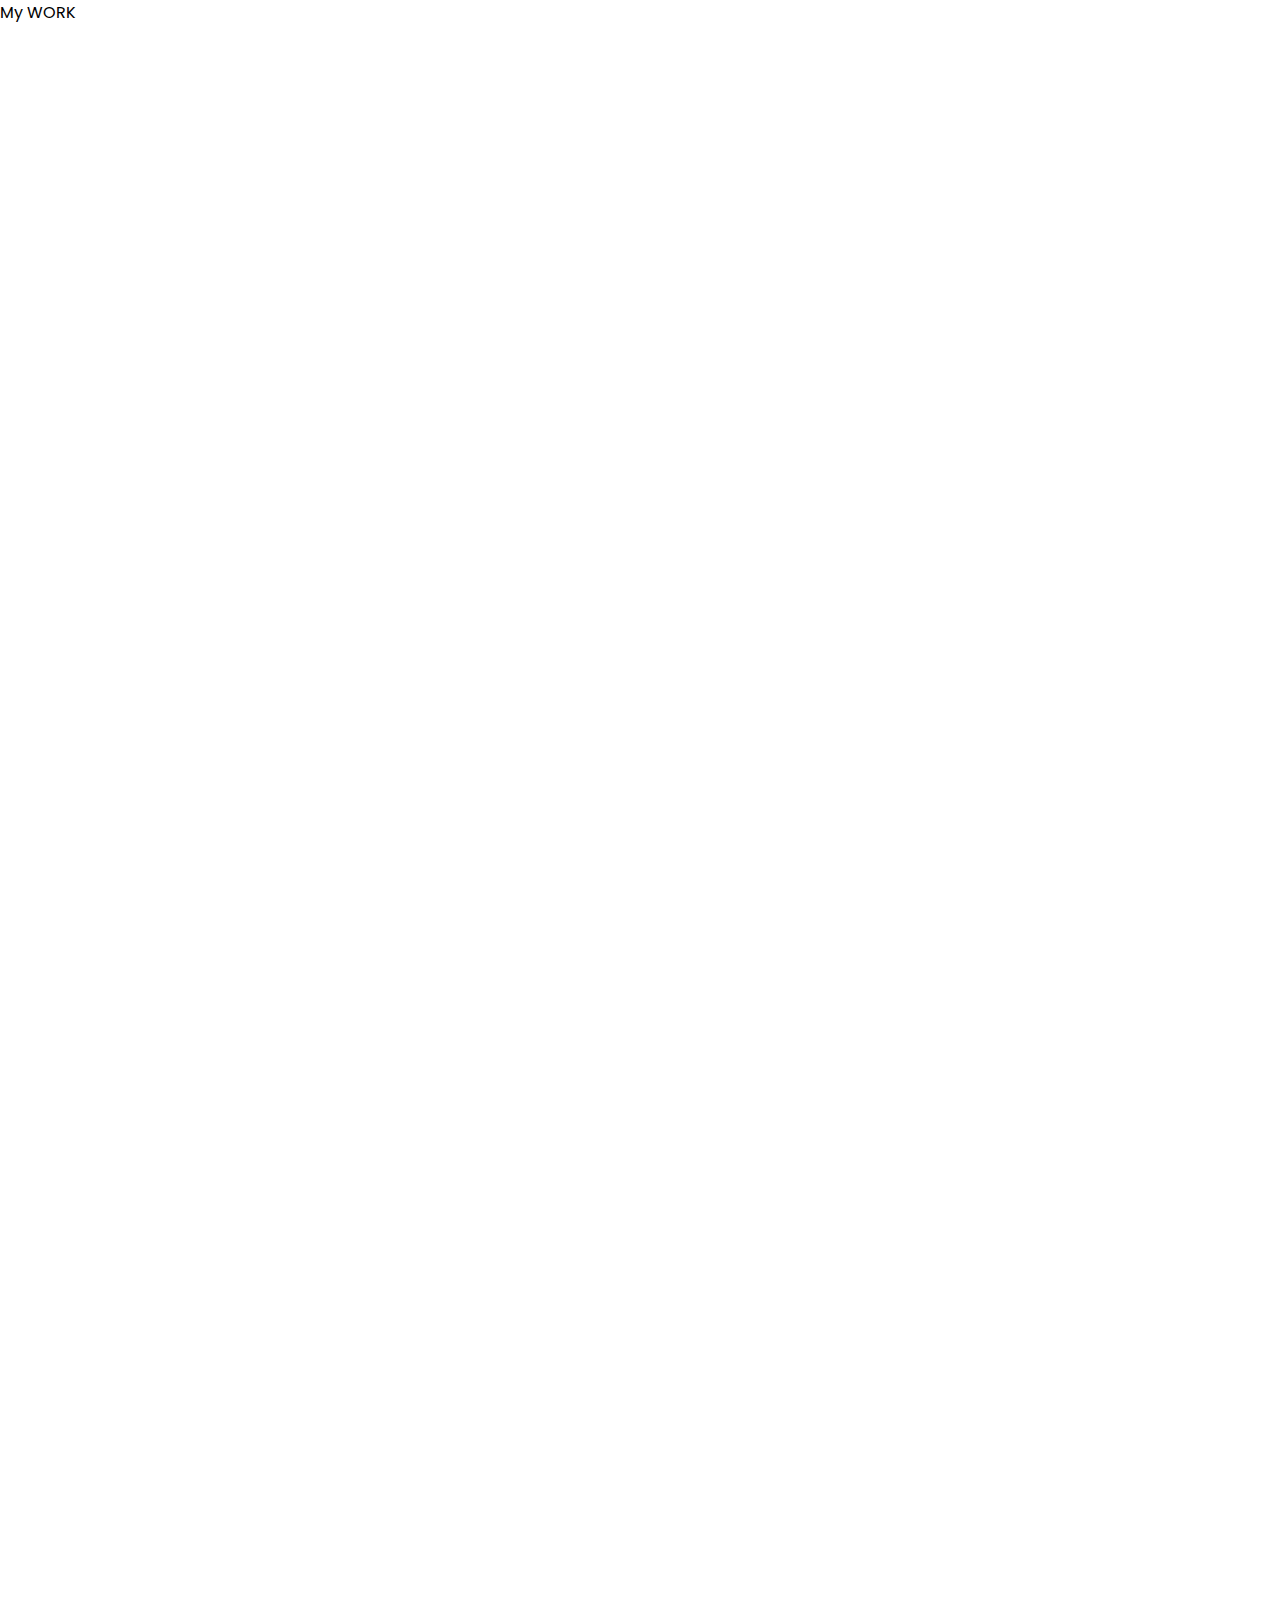
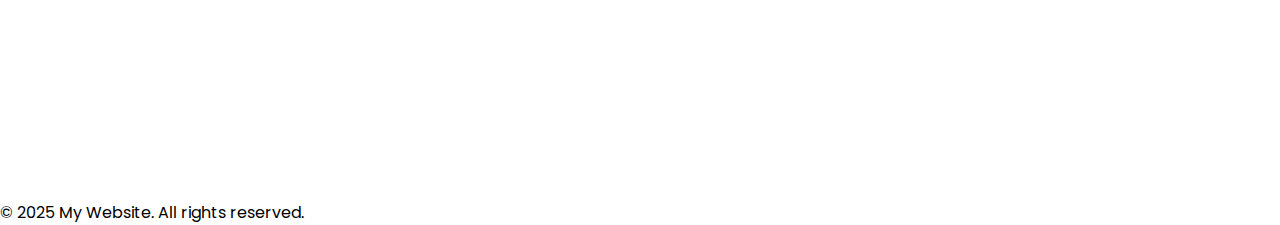
<file: about.html>
<!DOCTYPE html>
<html lang="en">
<head>
  <meta charset="UTF-8" />
  <title>My WORK - About</title>
  <meta name="viewport" content="width=device-width, initial-scale=1" />
  <link rel="stylesheet" href="styles.css" />
</head>
<body>

<header>
  <div class="container navbar">
    <div class="logo">My WORK</div>
    <nav>
      <ul>
        <li><a href="index.html">Home</a></li>
        <li><a href="about.html">About</a></li>
        <li><a href="contact.html">Contact Us</a></li>
        <li><a href="login.html">Login</a></li>
      </ul>
    </nav>
  </div>
</header>

<main>
  <div class="container">
    <section>
      <h1 class="section-title">About Us</h1>
      <p class="section-subtitle">Write about your story, mission, and vision here.</p>

      <p style="margin-bottom:15px;">
        Welcome to <strong>My Website</strong>. This area is for your about content.
        You can describe who you are, what you do, and why your work matters.
      </p>

      <p style="margin-bottom:15px;">
        Add information about your team, your background, or the services you provide.
        Keep it simple and clear so visitors quickly understand your purpose.
      </p>

      <p>
        You can also add timeline, achievements, or any important details about your
        organization or personal brand.
      </p>
      <main class="main-container">
  <svg class="svg-container">
    <defs>
      <filter id="turbulent-displace" colorInterpolationFilters="sRGB" x="-20%" y="-20%" width="140%" height="140%">
        <feTurbulence type="turbulence" baseFrequency="0.02" numOctaves="10" result="noise1" seed="1" />
        <feOffset in="noise1" dx="0" dy="0" result="offsetNoise1">
          <animate attributeName="dy" values="700; 0" dur="6s" repeatCount="indefinite" calcMode="linear" />
        </feOffset>

        <feTurbulence type="turbulence" baseFrequency="0.02" numOctaves="10" result="noise2" seed="1" />
        <feOffset in="noise2" dx="0" dy="0" result="offsetNoise2">
          <animate attributeName="dy" values="0; -700" dur="6s" repeatCount="indefinite" calcMode="linear" />
        </feOffset>

        <feTurbulence type="turbulence" baseFrequency="0.02" numOctaves="10" result="noise1" seed="2" />
        <feOffset in="noise1" dx="0" dy="0" result="offsetNoise3">
          <animate attributeName="dx" values="490; 0" dur="6s" repeatCount="indefinite" calcMode="linear" />
        </feOffset>

        <feTurbulence type="turbulence" baseFrequency="0.02" numOctaves="10" result="noise2" seed="2" />
        <feOffset in="noise2" dx="0" dy="0" result="offsetNoise4">
          <animate attributeName="dx" values="0; -490" dur="6s" repeatCount="indefinite" calcMode="linear" />
        </feOffset>

        <feComposite in="offsetNoise1" in2="offsetNoise2" result="part1" />
        <feComposite in="offsetNoise3" in2="offsetNoise4" result="part2" />
        <feBlend in="part1" in2="part2" mode="color-dodge" result="combinedNoise" />

        <feDisplacementMap in="SourceGraphic" in2="combinedNoise" scale="30" xChannelSelector="R" yChannelSelector="B" />
      </filter>
    </defs>
  </svg>

  <div class="card-container">
    <div class="inner-container">
      <div class="border-outer">
        <div class="main-card"></div>
      </div>
      <div class="glow-layer-1"></div>
      <div class="glow-layer-2"></div>
    </div>

    <div class="overlay-1"></div>
    <div class="overlay-2"></div>
    <div class="background-glow"></div>

    <div class="content-container">
      <div class="content-top">
        <div class="scrollbar-glass">
          Dramatic
        </div>
        <p class="title">Electric Border</p>
      </div>

      <hr class="divider" />

      <div class="content-bottom">
        <p class="description">In case you'd like to emphasize something very dramatically.</p>
      </div>
    </div>
  </div>
</main>

      <section style="margin-top:30px;">
        <h2 class="section-title">Our Values</h2>
        <div class="cards">
          <div class="card">
            <h3>Quality</h3>
            <p>We focus on delivering high-quality content and services.</p>
          </div>
          <div class="card">
            <h3>Trust</h3>
            <p>We believe in honest communication and transparency.</p>
          </div>
          <div class="card">
            <h3>Support</h3>
            <p>We aim to support our users and customers at every step.</p>
          </div>
        </div>
      </section>
    </section>
  </div>
</main>

<footer>
  <div class="container">
    &copy; 2025 My Website. All rights reserved.
  </div>
</footer>

</body>
</html>
</file>
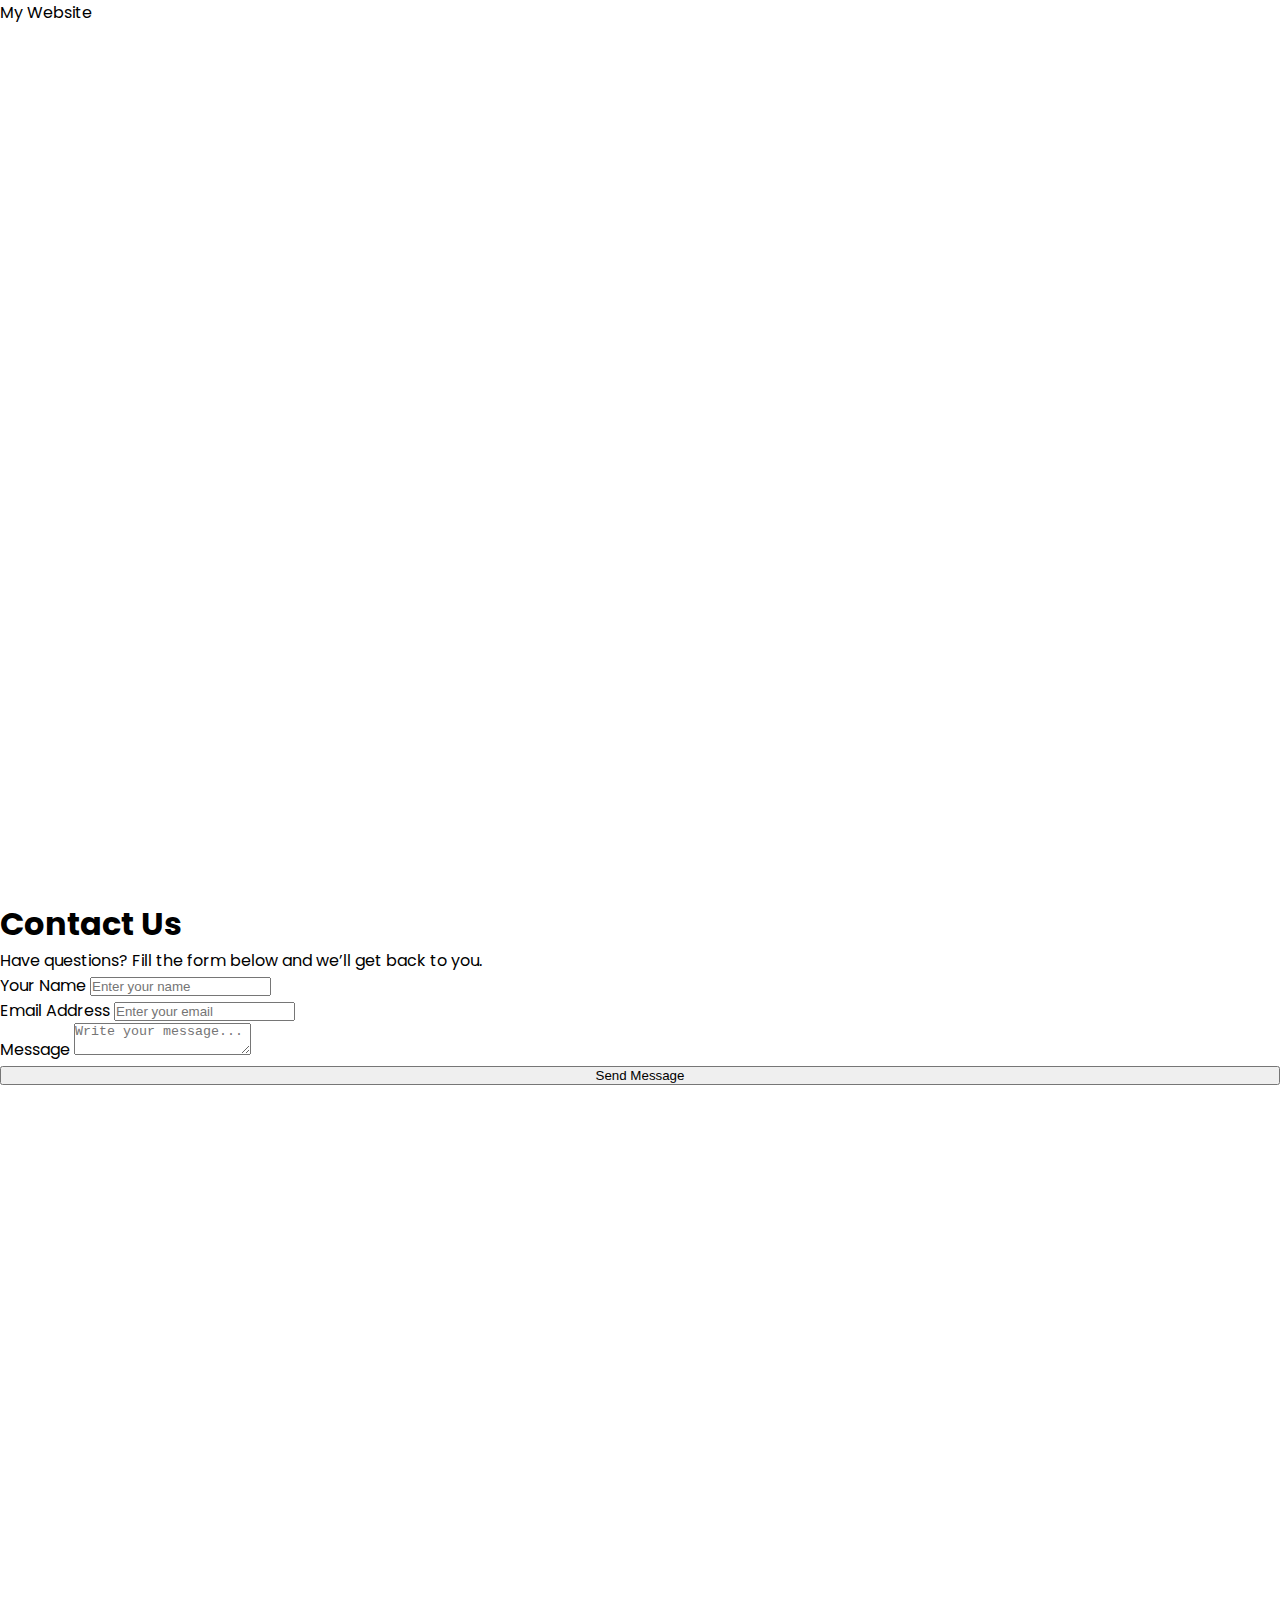
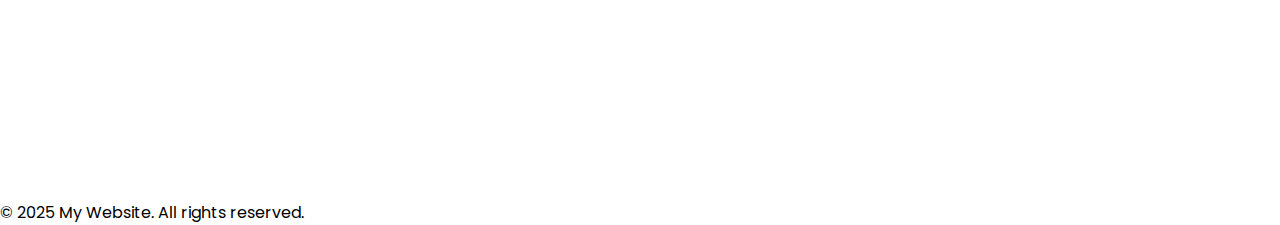
<file: contact.html>
<!DOCTYPE html>
<html lang="en">
<head>
  <meta charset="UTF-8" />
  <title>My Website - Contact Us</title>
  <meta name="viewport" content="width=device-width, initial-scale=1" />
  <link rel="stylesheet" href="styles.css" />
</head>
<body>

<header>
  <div class="container navbar">
    <div class="logo">My Website</div>
    <nav>
      <ul>
        <li><a href="index.html">Home</a></li>
        <li><a href="about.html">About</a></li>
        <li><a href="contact.html">Contact Us</a></li>
        <li><a href="login.html">Login</a></li>
      </ul>
    </nav>
  </div>
</header>

<main>
  <div class="container">
    <h1 class="section-title">Contact Us</h1>
    <p class="section-subtitle">Have questions? Fill the form below and we’ll get back to you.</p>

    <div class="form-wrapper">
      <form action="#" method="post">
        <div class="form-group">
          <label for="name">Your Name</label>
          <input id="name" type="text" name="name" placeholder="Enter your name" required />
        </div>

        <div class="form-group">
          <label for="email">Email Address</label>
          <input id="email" type="email" name="email" placeholder="Enter your email" required />
        </div>

        <div class="form-group">
          <label for="message">Message</label>
          <textarea id="message" name="message" placeholder="Write your message..." required></textarea>
        </div>

        <button type="submit" class="btn btn-primary" style="width:100%;">Send Message</button>
      </form>
    </div>

    <section style="margin-top:30px;">
      <h2 class="section-title">Other Contact Details</h2>
      <p>Address: Your Address Here</p>
      <p>Email: youremail@example.com</p>
      <p>Phone: +91-00000-00000</p>
    </section>
  </div>
</main>

<footer>
  <div class="container">
    &copy; 2025 My Website. All rights reserved.
  </div>
</footer>

</body>
</html>
</file>
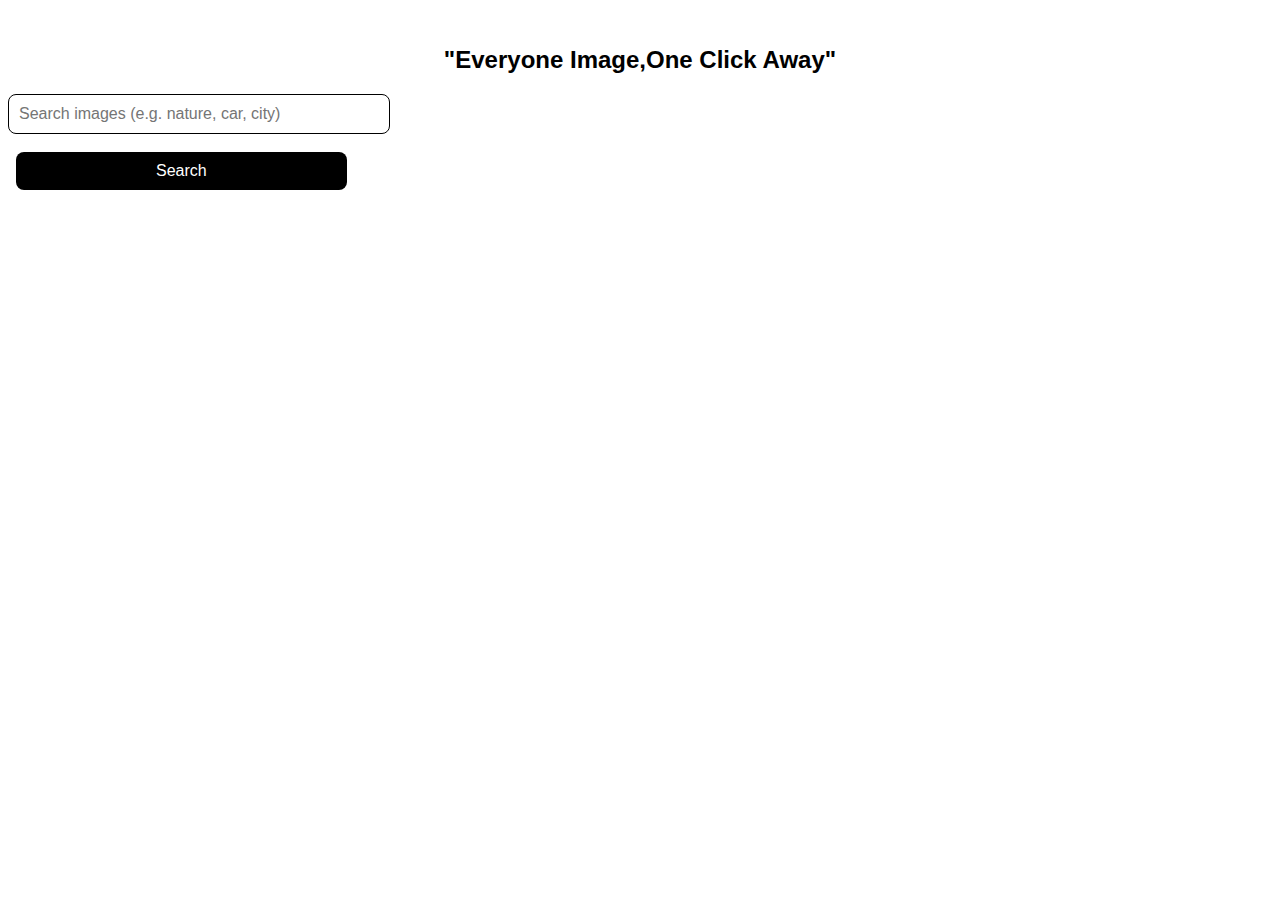
<file: image.html>
<!DOCTYPE html>
<html lang="en">
<head>
  <meta charset="UTF-8">
  <meta name="viewport" content="width=device-width, initial-scale=1.0">
  <title>Image Search</title>
  <style>
    class {
      font-family: Arial, sans-serif;
      background: #;
      text-align: center;
      padding: 30px;
    }
    h1 {
      color: #000000;
      margin-bottom: 20px;
    }
    input {
      padding: 10px;
      width: 360px;
      border: 1px solid #000000;
      border-radius: 8px;
      font-size: 16px;
    }
    button {
      padding: 10px 140px;
      font-size: 16px;
      border: 2px;
      border-radius: 8px;
      background-color: #000000;
      color: white;
      cursor: pointer;
      margin-left: 8px;
    }
    button:hover {
      background-color: #000000;
    }
    #gallery {
      display: flex;
      flex-wrap: wrap;
      justify-content: center;
      gap: 15px;
      margin-top: 30px;
    }
    .photo-card {
      background: white;
      border-radius: 10px;
      overflow: hidden;
      box-shadow: 0 2px 6px rgba(0,0,0,0.1);
      width: 280px;
      transition: transform 0.3s;
      display: flex;
      flex-direction: column;
      justify-content: space-between;
    }
    .photo-card:hover {
      transform: translateY(-5px);
    }
    .photo-card img {
      width: 150%;
      height: 180px;
      object-fit: cover;
    }
    .photo-info {
      padding: 10px;
    }
    .photo-info a {
      text-decoration: none;
      color: #0C0C0D;
      font-weight: bold;
    }
    .download-btn {
      display: inline-block;
      margin-top: 8px;
      background: #F09E3C;
      color: white;
      padding: 6px 10px;
      border-radius: 6px;
      font-size: 14px;
      text-decoration: none;
      transition: 0.3s;
    }
    .download-btn:hover {
      background: #E8A758;
    }
  </style>
</head>
<class>
  <h2>"Everyone Image,One Click Away" </h2>

  <input id="searchInput" type="text" placeholder="Search images (e.g. nature, car, city)">
  <br> <br>
  <button id="searchBtn">Search</button>

  <div id="gallery"></div>

  <script>
    const accessKey = "TnQEK1nmd8984iq5wl69lQyXABZchMGd8ZZAt0iVOm0"; // ⚠️ Replace with your Unsplash Access Key

    document.getElementById("searchBtn").addEventListener("click", () => {
      const query = document.getElementById("searchInput").value.trim();
      if (!query) {
        alert("Please enter a search term!");
        return;
      }

      const url = `https://api.unsplash.com/search/photos?query=${query}&per_page=12&client_id=${accessKey}`;

      fetch(url)
        .then(res => res.json())
        .then(data => {
          const gallery = document.getElementById("gallery");
          gallery.innerHTML = "";

          if (data.results.length === 0) {
            gallery.innerHTML = "<p>No images found 😢</p>";
            return;
          }

          data.results.forEach(photo => {
            gallery.innerHTML += `
              <div class="photo-card">
                <img src="${photo.urls.small}" alt="${photo.alt_description || 'Unsplash Photo'}">
                <div class="photo-info">
                  <p>By <a href="${photo.user.links.html}" target="_blank">@${photo.user.username}</a></p>
                  <a class="download-btn" href="${photo.links.download}" target="_blank" download>⬇ Download</a>
                </div>
              </div>
            `;
          });
        })
        .catch(err => {
          console.error("Error fetching images:", err);
          document.getElementById("gallery").innerHTML = "<p>Something went wrong 😕</p>";
        });
    });
  </script>
</class>
</html>
</file>
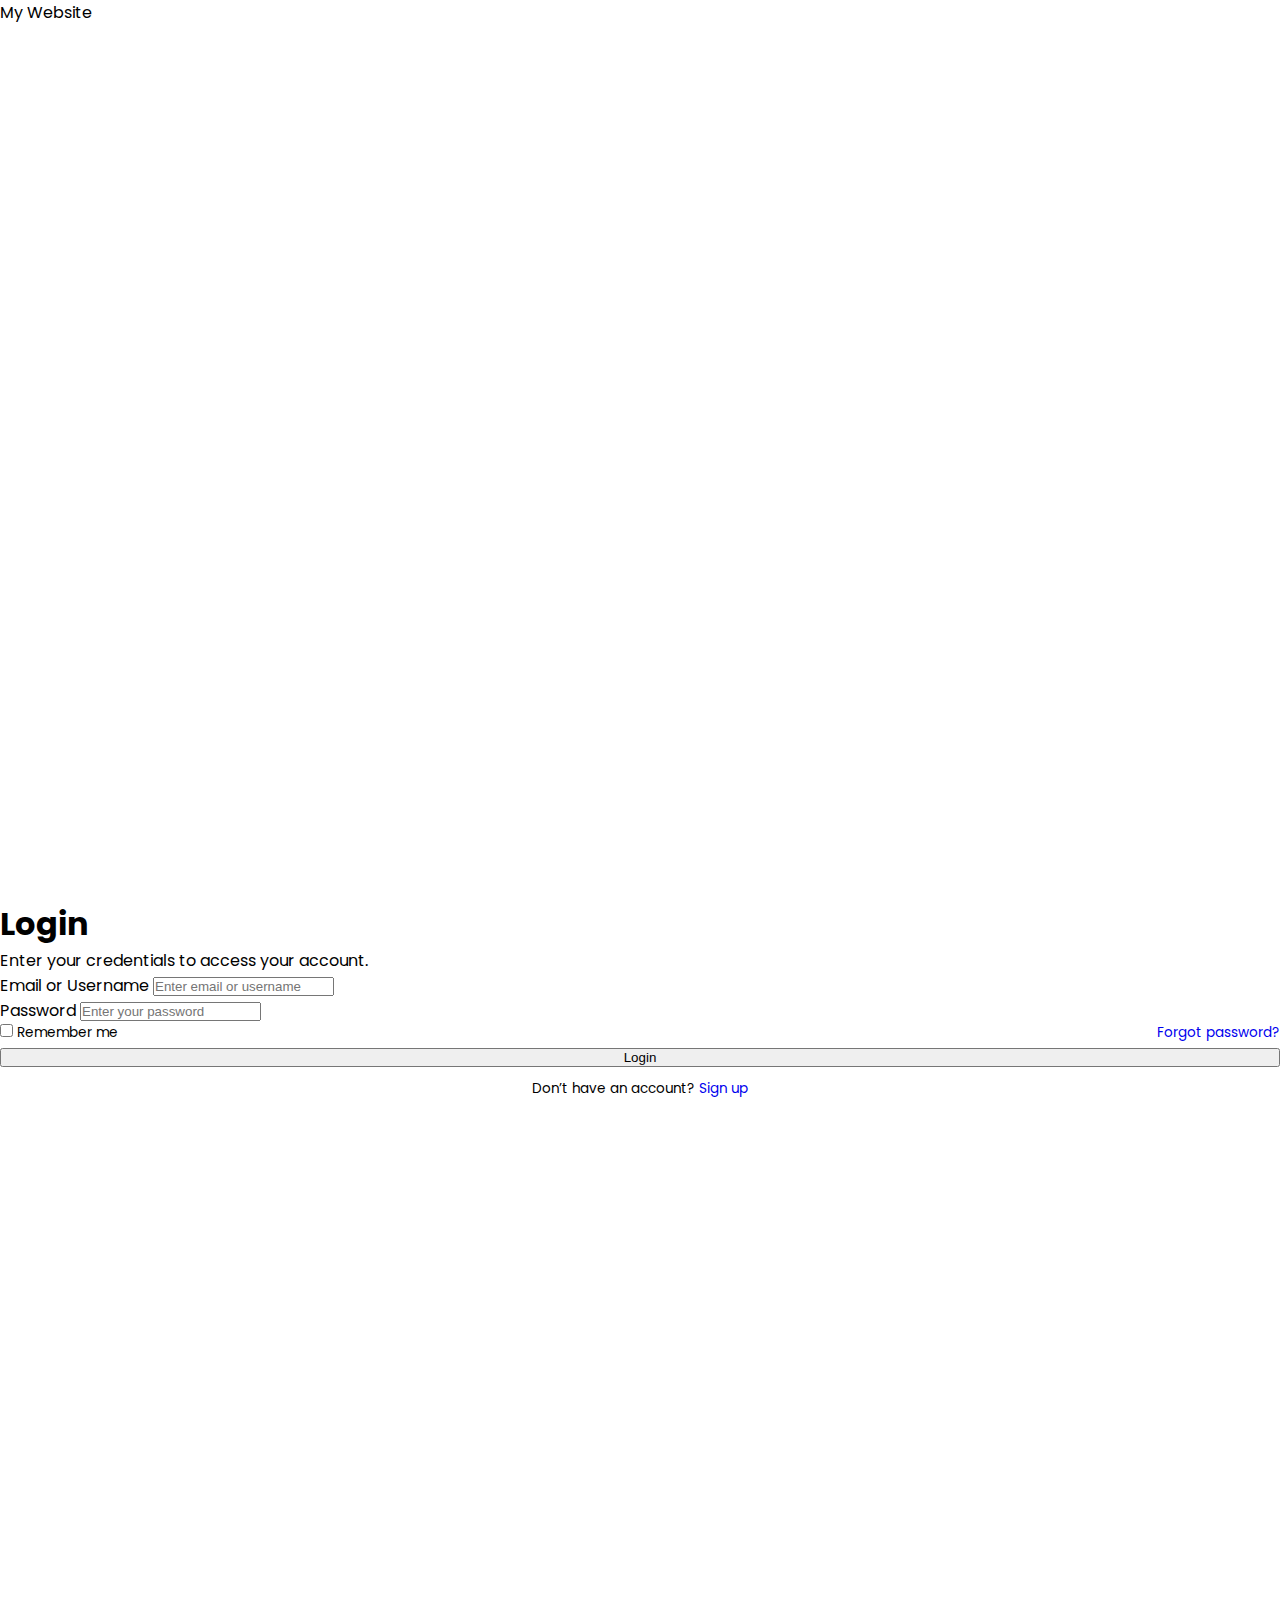
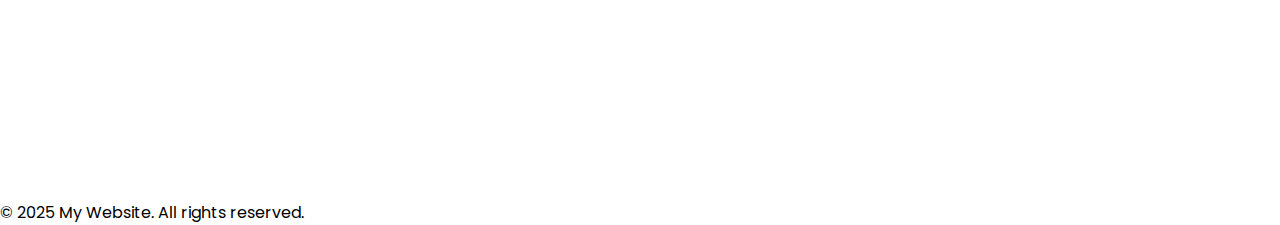
<file: login.html>
<!DOCTYPE html>
<html lang="en">
<head>
  <meta charset="UTF-8" />
  <title>My Website - Login</title>
  <meta name="viewport" content="width=device-width, initial-scale=1" />
  <link rel="stylesheet" href="styles.css" />
</head>
<body>

<header>
  <div class="container navbar">
    <div class="logo">My Website</div>
    <nav>
      <ul>
        <li><a href="index.html">Home</a></li>
        <li><a href="about.html">About</a></li>
        <li><a href="contact.html">Contact Us</a></li>
        <li><a href="login.html">Login</a></li>
      </ul>
    </nav>
  </div>
</header>

<main>
  <div class="container">
    <h1 class="section-title">Login</h1>
    <p class="section-subtitle">Enter your credentials to access your account.</p>

    <div class="form-wrapper">
      <form action="#" method="post">
        <div class="form-group">
          <label for="username">Email or Username</label>
          <input id="username" type="text" name="username"
                 placeholder="Enter email or username" required />
        </div>

        <div class="form-group">
          <label for="password">Password</label>
          <input id="password" type="password" name="password"
                 placeholder="Enter your password" required />
        </div>

        <div class="form-group" style="display:flex; justify-content:space-between; align-items:center; font-size:0.85rem;">
          <div>
            <input type="checkbox" id="remember" name="remember" />
            <label for="remember" style="display:inline;"> Remember me</label>
          </div>
          <a href="#" style="text-decoration:none;">Forgot password?</a>
        </div>

        <button type="submit" class="btn btn-primary" style="width:100%; margin-top:5px;">Login</button>
      </form>

      <p style="font-size:0.85rem; text-align:center; margin-top:10px;">
        Don’t have an account? <a href="#" style="text-decoration:none;">Sign up</a>
      </p>
    </div>
  </div>
</main>

<footer>
  <div class="container">
    &copy; 2025 My Website. All rights reserved.
  </div>
</footer>

</body>
</html>
</file>
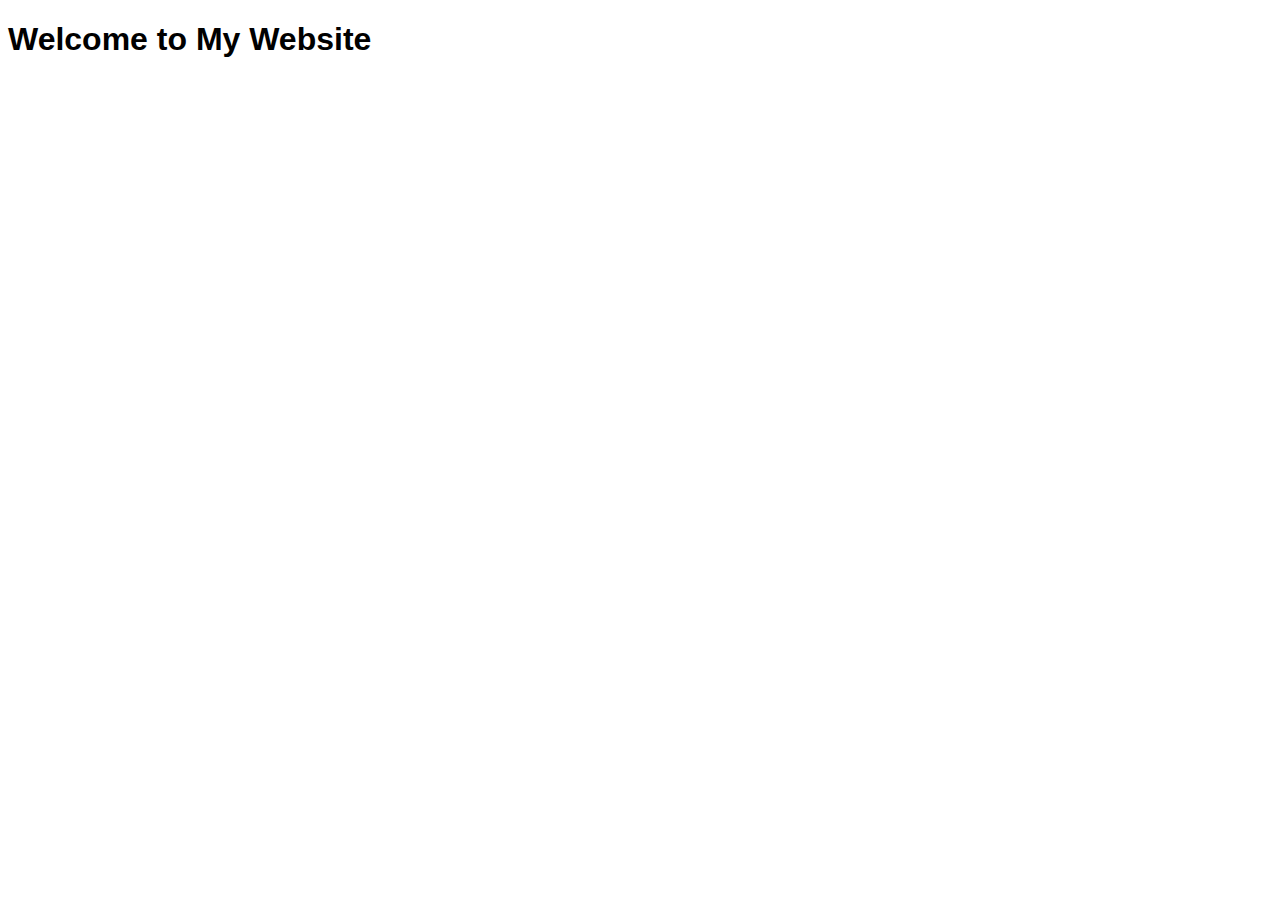
<file: popup.html>
<!DOCTYPE html>
<html lang="en">
<head>
  <meta charset="UTF-8">
  <title>Animated Popup</title>
  <link rel="stylesheet" href="popup.css">
</head>
<body>

<h1>Welcome to My Website</h1>

<!-- Popup -->
<div id="popup" class="popup">
  <div class="popup-box">
    <span class="close" onclick="closePopup()">×</span>
    <h2>🎉 Special Offer</h2>
    <p>Get 50% off today only!</p>
    <button>Claim Now</button>
  </div>
</div>

<script src="script.js"></script>
</body>
</html>
</file>
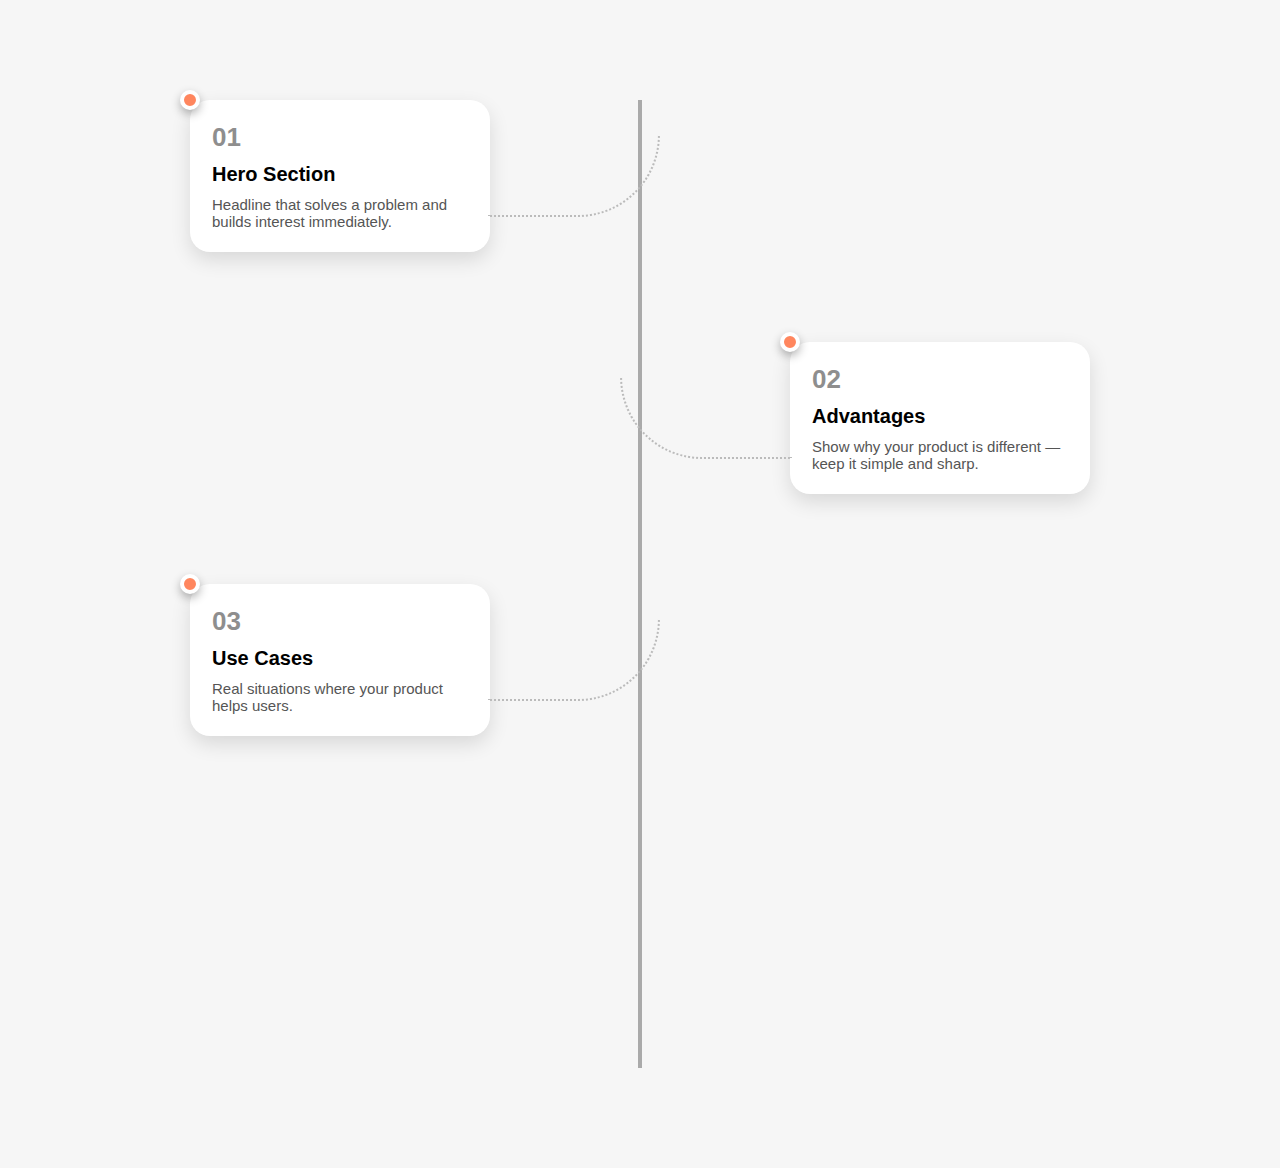
<file: timeline.html>
<!DOCTYPE html>
<html lang="en">
<head>
<meta charset="UTF-8">
<meta name="viewport" content="width=device-width, initial-scale=1.0">

<style>
  *{margin:0;padding:0;box-sizing:border-box;font-family:Poppins,sans-serif;}

  body{background:#f6f6f6;}

  .timeline{
    width:100%;
    padding:100px 0;
    display:flex;
    justify-content:center;
  }

  .timeline-container{
    width:90%;
    max-width:900px;
    position:relative;
  }

  /* center line */
  .timeline-container::before{
    content:"";
    position:absolute;
    left:50%;
    width:4px;
    background:#aaa;
    height:100%;
    transform:translateX(-50%);
  }

  .timeline-card{
    width:300px;
    background:white;
    padding:22px;
    border-radius:20px;
    box-shadow:0 8px 20px rgba(0,0,0,0.12);
    position:relative;
    margin-bottom:90px;
    opacity:0;
    transform:translateY(60px);
    transition:0.7s ease;
  }

  .timeline-card.active{
    opacity:1;
    transform:translateY(0);
  }

  .timeline-card h2{font-size:26px;color:#444;opacity:.6;}
  .timeline-card h3{font-size:20px;margin:10px 0;}
  .timeline-card p{color:#555;font-size:15px;}

  .left{left:0;}
  .right{left:calc(100% - 300px);}

  /* connecting dotted edges */
  .timeline-card::after{
    content:"";
    position:absolute;
    width:170px;
    height:80px;
    border-bottom:2px dotted #bbb;
    border-right:2px dotted #bbb;
    border-radius:0 0 90px 0;
    top:50%;
    transform:translateY(-50%);
    z-index:-1;
  }
  .left::after{right:-170px;}
  .right::after{left:-170px;transform:translateY(-50%) scaleX(-1);}

  /* pin with bounce animation */
  .pin{
    width:20px;height:20px;
    border-radius:50%;
    position:absolute;
    top:-10px;left:-10px;
    background:#ff865e;
    border:4px solid white;
    box-shadow:0 4px 10px rgba(0,0,0,0.3);
    animation:bounce 2s infinite ease-in-out;
  }

  @keyframes bounce{
    0%,100%{transform:translateY(0);}
    50%{transform:translateY(-6px);}
  }

  /* mobile */
  @media(max-width:700px){
    .timeline-container::before{left:20px;}
    .timeline-card{width:90%;left:40px!important;}
    .timeline-card::after{display:none;}
    .pin{left:-25px;}
  }
</style>
</head>
<body>

<section class="timeline">
  <div class="timeline-container">

    <div class="timeline-card left">
      <span class="pin"></span>
      <h2>01</h2><h3>Hero Section</h3>
      <p>Headline that solves a problem and builds interest immediately.</p>
    </div>

    <div class="timeline-card right">
      <span class="pin"></span>
      <h2>02</h2><h3>Advantages</h3>
      <p>Show why your product is different — keep it simple and sharp.</p>
    </div>

    <div class="timeline-card left">
      <span class="pin"></span>
      <h2>03</h2><h3>Use Cases</h3>
      <p>Real situations where your product helps users.</p>
    </div>

    <div class="timeline-card right">
      <span class="pin"></span>
      <h2>04</h2><h3>Features</h3>
      <p>Core functions that solve the main problems.</p>
    </div>

  </div>
</section>

<script>
  // fade-slide animation on scroll
  const cards = document.querySelectorAll('.timeline-card');

  function showCards(){
    cards.forEach(card=>{
      const rect = card.getBoundingClientRect().top;
      if(rect < window.innerHeight - 100){
        card.classList.add("active");
      }
    });
  }

  window.addEventListener("scroll", showCards);
  showCards();
</script>

</body>
</html>
</file>
<file: styles.css>
@import url("https://fonts.googleapis.com/css2?family=Poppins:wght@400;800&display=swap");

* {
  padding: 0;
  margin: 0;
  box-sizing: border-box;
}

body {
  font-family: "Poppins", sans-serif;

  --black: #242424;
  --white: #f5f5f5;
  --pill: #e0d4be;
  --red: #cc033f;
}

ul {
  list-style: none;
}

.page-wrap {
  position: relative;
}

header {
  width: 100%;
  min-height: 100vh;
  overflow-x: hidden;
}

/*  NAV: Top Menu Section
----------------------------------------------- */
nav {
  width: 100%;
  position: fixed;
  z-index: 10;
  padding: 1em 5em;
  display: flex;
  justify-content: space-between;
}
nav h1 {
  font-size: clamp(1.2rem, 6vw, 3rem);
  font-weight: normal;
  text-transform: uppercase;
  color: var(--pill);
  font-size: 1.3rem;
  background-color: var(--red);
  padding: 5px 10px;
}
nav ul {
  display: flex;
  color: var(--white);
}
nav ul li:not(#burger) {
  visibility: hidden;
  margin-right: 1.5em;
}

#burger {
  width: min-content;
  height: 28px;
  display: flex;
  flex-direction: column;
  justify-content: space-evenly;
  cursor: pointer;
}
#burger span {
  display: block;
  height: 3px;
  width: 22px;
  background-color: var(--red);
  border-radius: 200px;
  transition: transform 0.3s 0.3s;
}

.active span:nth-of-type(1) {
  transform: translateY(-3px) scaleX(1.3);
}
.active span:nth-of-type(3) {
  transform: translateY(3px) scaleX(1.3);
}

/*  MAIN: Slider Section
----------------------------------------------- */
main {
  width: 100vw;
  height: 100vh;
  position: relative;
  overflow: hidden;
}
article {
  width: 100%;
  height: 100%;
  position: absolute;
  top: 0;
  left: 0;
  z-index: var(--i);
}

.hero-info {
  position: absolute;
  top: 50%;
  left: 5%;
  transform: translateY(-50%);
  z-index: 8;
}
.hero-info h2 {
  font-size: clamp(2rem, 9vw, 5rem);
  line-height: clamp(2rem, 9vw, 5rem);
  text-transform: uppercase;
}
.hero-info h1 {
  color: var(--white);
  font-size: clamp(3.2rem, 10vw, 7rem);
  line-height: clamp(3.2rem, 10vw, 7rem);
  text-transform: uppercase;
  text-shadow: 2px 2px 6px rgba(0, 0, 0, 0.5);
}
.hero-info h3 {
  color: var(--white);
  font-size: 1.6rem;
  font-weight: normal;
  margin-top: 2em;
}
@supports (-webkit-text-stroke: 3px var(--pill)) {
  .hero-info h2 {
    color: transparent;
    -webkit-text-stroke: 3px var(--pill);
    text-shadow: none;
  }
}

.hero-image {
  width: 100%;
  height: 100%;
  background-size: cover;
  background-position: center;
  background-repeat: no-repeat;
  clip-path: polygon(0% 0%, 100% 0%, 100% 100%, 0% 100%);
}

.hi-1 {
  background-image: url("https://images.unsplash.com/photo-1501785888041-af3ef285b470?ixlib=rb-1.2.1&ixid=MnwxMjA3fDB8MHxwaG90by1wYWdlfHx8fGVufDB8fHx8&auto=format&fit=crop&w=2070&q=80");
}

/* Photo by Lucas Favre
   https://unsplash.com/photos/BRTV55ErUZg
----------------------------------------------- */
.hi-2 {
  background-image: url("https://images.unsplash.com/photo-1517057011470-8f36d636e6ca?ixlib=rb-1.2.1&ixid=MnwxMjA3fDB8MHxwaG90by1wYWdlfHx8fGVufDB8fHx8&auto=format&fit=crop&w=2070&q=80");
}

/* Photo by Roell de Ram
   https://unsplash.com/photos/2DM7eOR5iyc
----------------------------------------------- */
.hi-3 {
  background-image: url("https://images.unsplash.com/flagged/photo-1552035791-b3cc1632e933?ixlib=rb-1.2.1&ixid=MnwxMjA3fDB8MHxwaG90by1wYWdlfHx8fGVufDB8fHx8&auto=format&fit=crop&w=2069&q=80");
}

/* Photo by Go to Bernd Wahlbrinck
   https://unsplash.com/photos/lVVvYiR66kw
----------------------------------------------- */
.hi-4 {
  background-image: url("https://images.unsplash.com/photo-1574700273608-7962d3602a9f?ixlib=rb-1.2.1&ixid=MnwxMjA3fDB8MHxwaG90by1wYWdlfHx8fGVufDB8fHx8&auto=format&fit=crop&w=2070&q=80");
}

/* Photo by Micheal Schofield
   https://unsplash.com/photos/d0ohwP3BRf4
----------------------------------------------- */
.hi-5 {
  background-image: url("https://images.unsplash.com/photo-1605045544284-d13c6d6a60a6?ixlib=rb-1.2.1&ixid=MnwxMjA3fDB8MHxwaG90by1wYWdlfHx8fGVufDB8fHx8&auto=format&fit=crop&w=2070&q=80");
}

/*  SECTION: Overlay Menu Section
----------------------------------------------- */
section {
  position: absolute;
  top: 0;
  left: 0;
  z-index: 9;
  min-height: 100vh;
  padding: 8em 5em 2em 5em;
  background-color: var(--white);
  background-image: url("https://www.transparenttextures.com/patterns/church.png");
  clip-path: polygon(0% 0%, 100% 0%, 100% 0%, 0% 0%);
}

.level-1 {
  display: grid;
  grid-template-columns: 65% 1fr;
  grid-auto-rows: min-content;
  grid-gap: 2em;
}
.level-1 h3 {
  font-weight: 600;
  font-size: 1.8rem;
  text-transform: uppercase;
}
.level-1 p {
  margin: 0.5em 0 0 0.5em;
}
.level-1 p small {
  font-size: 1rem;
  opacity: 0.5;
  cursor: pointer;
}
.level-1 p small:hover {
  opacity: 1;
  color: var(--red);
}
.level-1 ul > li {
  font-size: 1.2rem;
  padding: 0.3em;
  transition: color 0.3s;
}
.level-1 ul > li:hover {
  color: var(--red);
  cursor: pointer;
}
.level-1 li:nth-of-type(1) {
  grid-column: 1/2;
  grid-row: 1/4;
}
.level-1 li:nth-of-type(2) {
  grid-column: 2/3;
  grid-row: 1/2;
}
.level-1 li:nth-of-type(3) {
  grid-column: 2/3;
  grid-row: 2/3;
}
.level-1 li:nth-of-type(4) {
  grid-column: 2/3;
  grid-row: 3/4;
}

.level-2 {
  padding: 0.3em 1em;
}
.level-2 li p {
  color: var(--red);
  font-size: 1.3rem;
  font-weight: 600;
  margin: 1em 0;
  text-transform: uppercase;
  border-bottom: 1px solid #fde0ac;
}

.level-3 {
  display: flex;
  flex-wrap: wrap;
}
.level-3 li {
  padding: 0.5em 1em !important;
  background-color: var(--pill);
  border-radius: 500px;
  margin-right: 10px;
  margin-bottom: 10px;
  font-size: 1rem !important;
  cursor: pointer;
  color: var(--black);
}

@media screen and (max-width: 600px) {
  nav {
    padding: 1em 2em;
  }
  nav h1 {
    font-size: 0.9rem;
  }
  section {
    padding: 8em 2em 2em 2em;
  }
  .level-1 {
    grid-template-columns: 1fr;
  }
  .level-1 li:nth-of-type(1) {
    grid-column: 1/2;
    grid-row: 1/2;
  }
  .level-1 li:nth-of-type(2) {
    grid-column: 1/2;
    grid-row: 2/3;
  }
  .level-1 li:nth-of-type(3) {
    grid-column: 1/2;
    grid-row: 3/4;
  }
  .level-1 li:nth-of-type(4) {
    grid-column: 1/2;
    grid-row: 4/5;
  }
}
</file>
<file: popup.css>
body {
  font-family: Arial, sans-serif;
}

/* Overlay */
.popup {
  display: none;
  position: fixed;
  inset: 0;
  background: rgba(0,0,0,0.6);
  justify-content: center;
  align-items: center;
}

/* Popup animation */
.popup-box {
  background: white;
  padding: 25px;
  width: 320px;
  border-radius: 10px;
  text-align: center;
  transform: scale(0.7);
  opacity: 0;
  animation: popupAnim 0.4s ease forwards;
}

@keyframes popupAnim {
  to {
    transform: scale(1);
    opacity: 1;
  }
}

/* Close button */
.close {
  position: absolute;
  right: 15px;
  top: 10px;
  font-size: 22px;
  cursor: pointer;
}
</file>
